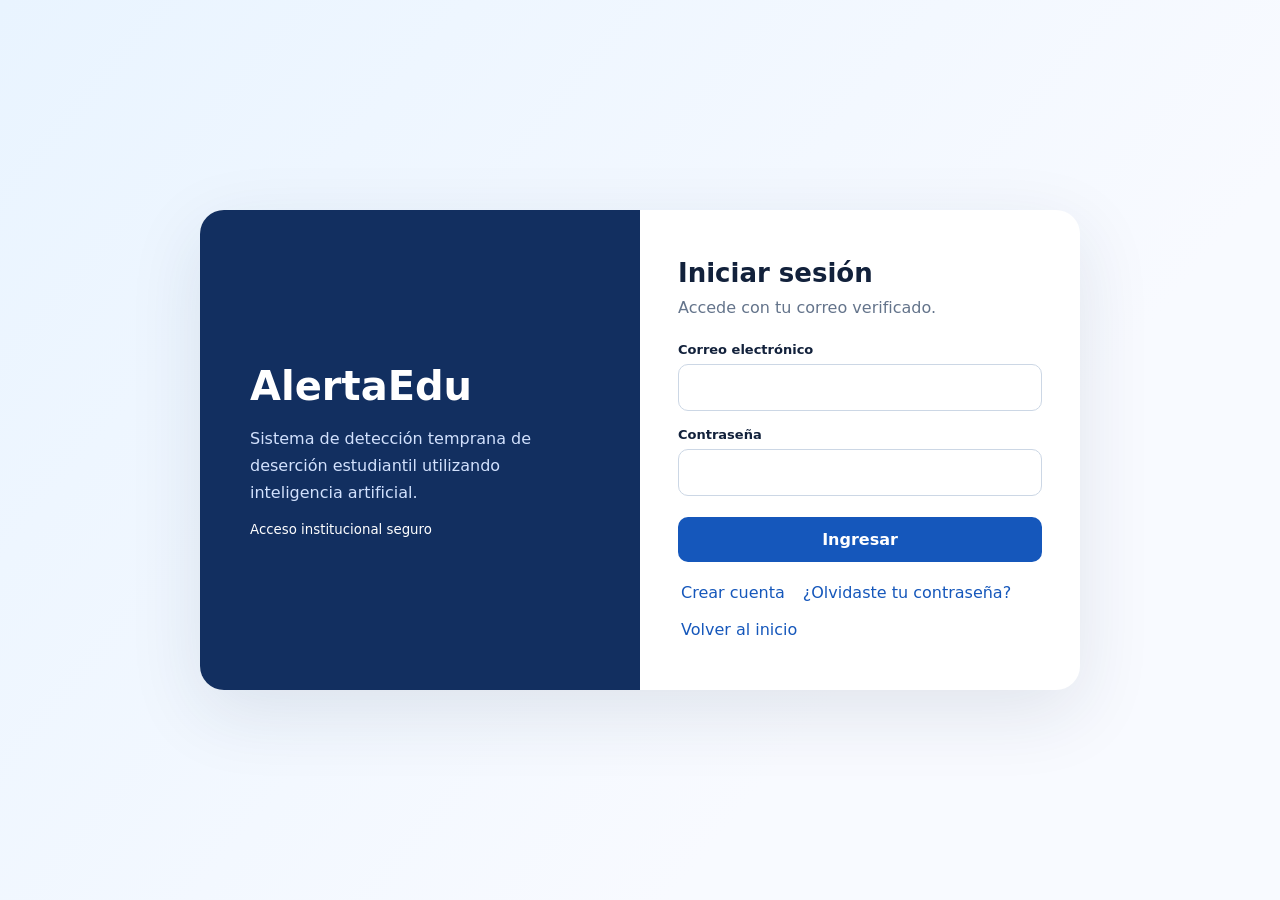
<file: app/static/supabase-login.html>
<!doctype html><html lang="es"><head><meta charset="utf-8"><meta name="viewport" content="width=device-width,initial-scale=1"><title>AlertaEdu | Acceso seguro</title><style>
:root{font-family:system-ui,Segoe UI,sans-serif;color:#12213b;background:#f5f7fb}*{box-sizing:border-box}body{margin:0;min-height:100vh;display:grid;place-items:center;background:linear-gradient(130deg,#e9f4ff,#f8faff 70%)}main{display:grid;grid-template-columns:1fr 1fr;max-width:880px;width:calc(100% - 32px);min-height:480px;background:white;border-radius:24px;box-shadow:0 22px 75px #1a33501b;overflow:hidden}.hero{background:#122f60;padding:50px;color:white;display:flex;flex-direction:column;justify-content:center}.hero h1{font-size:40px;margin:0}.hero p{line-height:1.7;color:#d2e1fd}.panel{padding:48px 38px;align-self:center}h2{font-size:26px;margin:0 0 8px}.muted{color:#64748b;margin:0 0 22px;line-height:1.5}label{display:block;font-size:13px;font-weight:700;margin:16px 0 7px}input{width:100%;padding:13px;border:1px solid #ccd7e5;border-radius:10px;font:inherit}button{font:inherit;cursor:pointer}button.primary{width:100%;border:0;border-radius:10px;background:#1557bb;color:white;padding:13px;margin-top:21px;font-weight:700}.links{margin-top:18px;display:flex;gap:12px;flex-wrap:wrap}.links button,.back{background:none;border:0;color:#1557bb;padding:3px}.notice{font-size:14px;line-height:1.5;margin:14px 0;color:#305071} .notice.error{color:#b42318}@media(max-width:700px){main{display:block;max-width:440px}.hero{padding:28px}.hero h1{font-size:29px}.panel{padding:30px}}
</style></head><body><main><section class="hero"><h1>AlertaEdu</h1><p>Sistema de detección temprana de deserción estudiantil utilizando inteligencia artificial.</p><small>Acceso institucional seguro</small></section><section class="panel"><h2 id="title">Iniciar sesión</h2><p class="muted" id="intro">Accede con tu correo verificado.</p><form id="form"><label for="email">Correo electrónico</label><input type="email" id="email" autocomplete="email" required><div id="password-block"><label for="password">Contraseña</label><input type="password" id="password" minlength="8" autocomplete="current-password" required></div><button class="primary" id="submit">Ingresar</button></form><p class="notice" id="notice" role="status" aria-live="polite"></p><div class="links"><button type="button" data-mode="register">Crear cuenta</button><button type="button" data-mode="forgot">¿Olvidaste tu contraseña?</button><button type="button" data-mode="login">Volver al inicio</button></div></section></main><script>
let mode='login';const $=id=>document.getElementById(id);document.querySelectorAll('[data-mode]').forEach(b=>b.onclick=()=>{mode=b.dataset.mode;$('title').textContent={login:'Iniciar sesión',register:'Crear cuenta',forgot:'Recuperar contraseña'}[mode];$('submit').textContent={login:'Ingresar',register:'Registrarme',forgot:'Enviar enlace'}[mode];$('password-block').hidden=mode==='forgot';$('password').required=mode!=='forgot';$('notice').textContent='';});$('form').onsubmit=async e=>{e.preventDefault();$('submit').disabled=true;$('notice').textContent='Procesando solicitud…';$('notice').className='notice';try{const body={email:$('email').value.trim()};if(mode!=='forgot')body.password=$('password').value;const r=await fetch('/api/supabase/'+mode,{method:'POST',headers:{'content-type':'application/json'},body:JSON.stringify(body)});const data=await r.json();if(!r.ok)throw Error(data.detail||'No fue posible continuar');$('notice').textContent=data.message||'Acceso autorizado';if(mode==='login')location.assign('/');}catch(err){$('notice').textContent=err.message;$('notice').className='notice error'}finally{$('submit').disabled=false}};
</script></body></html>
</file>
